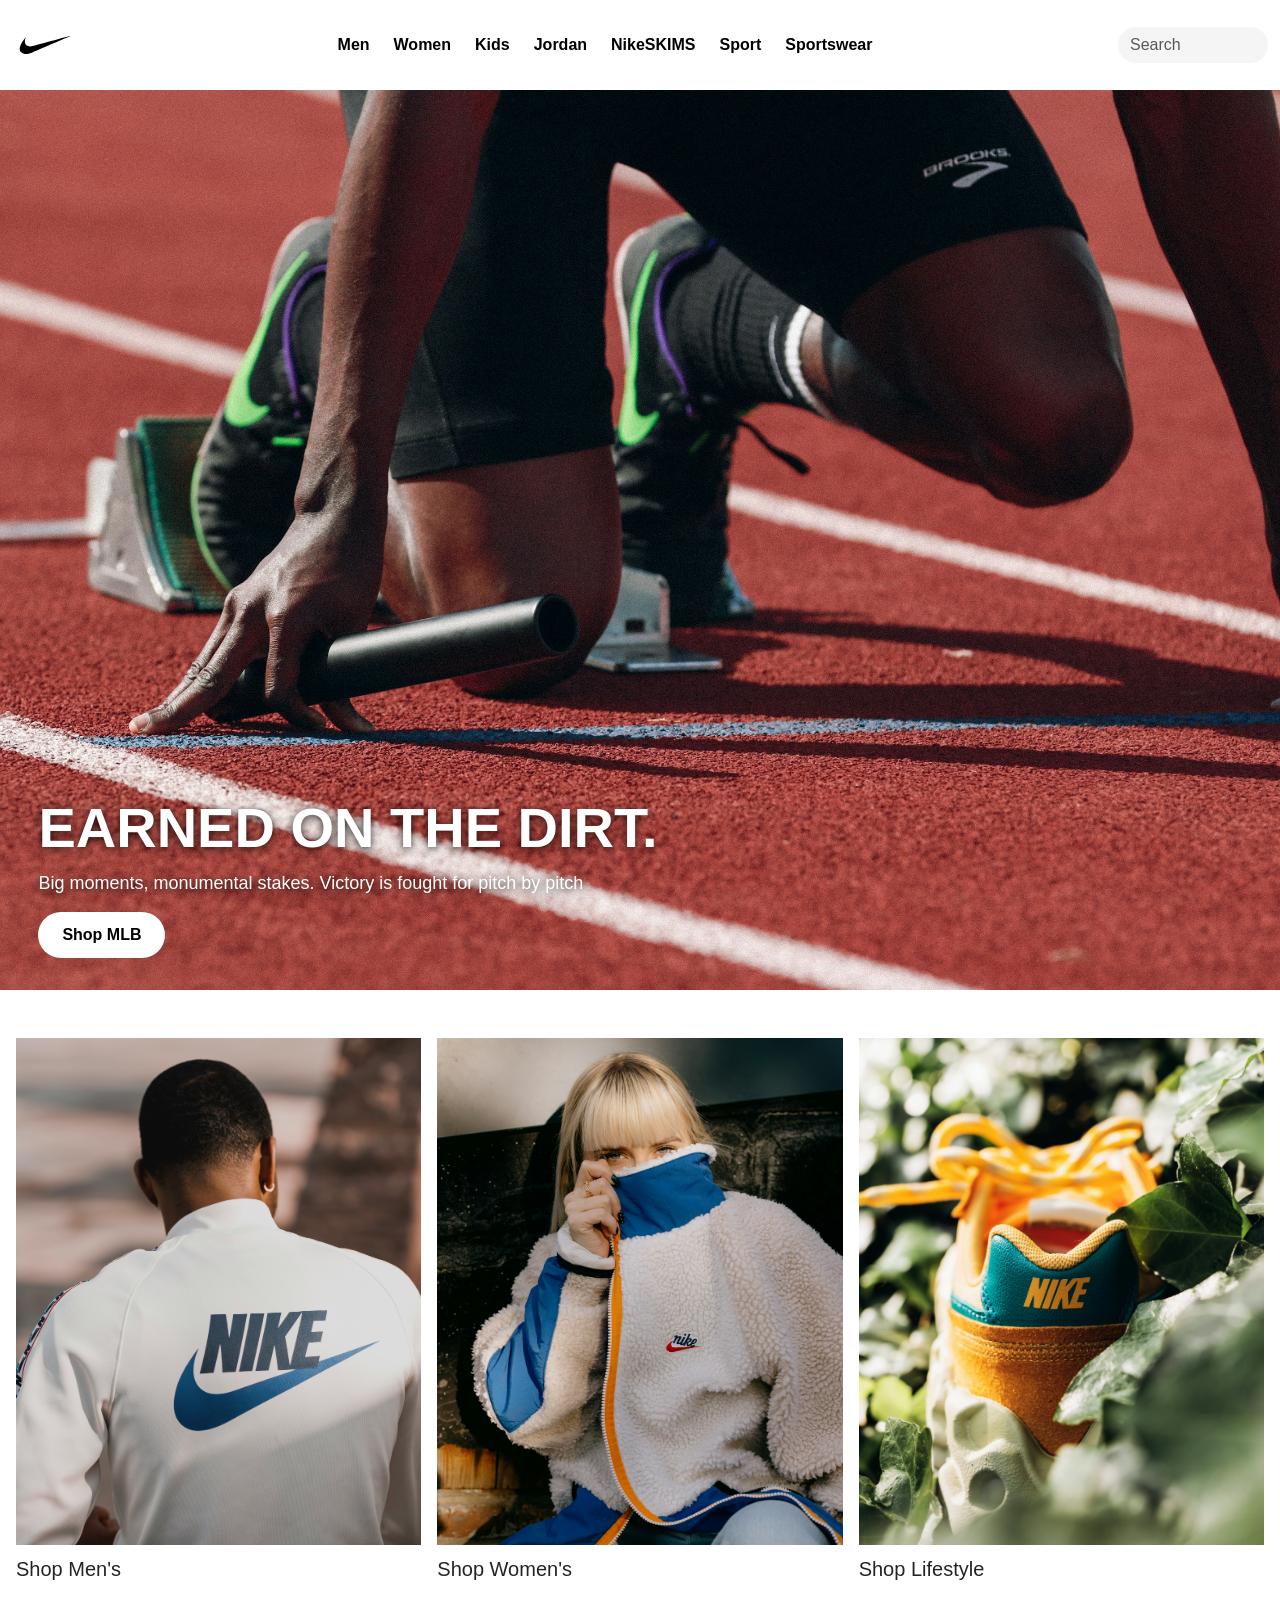
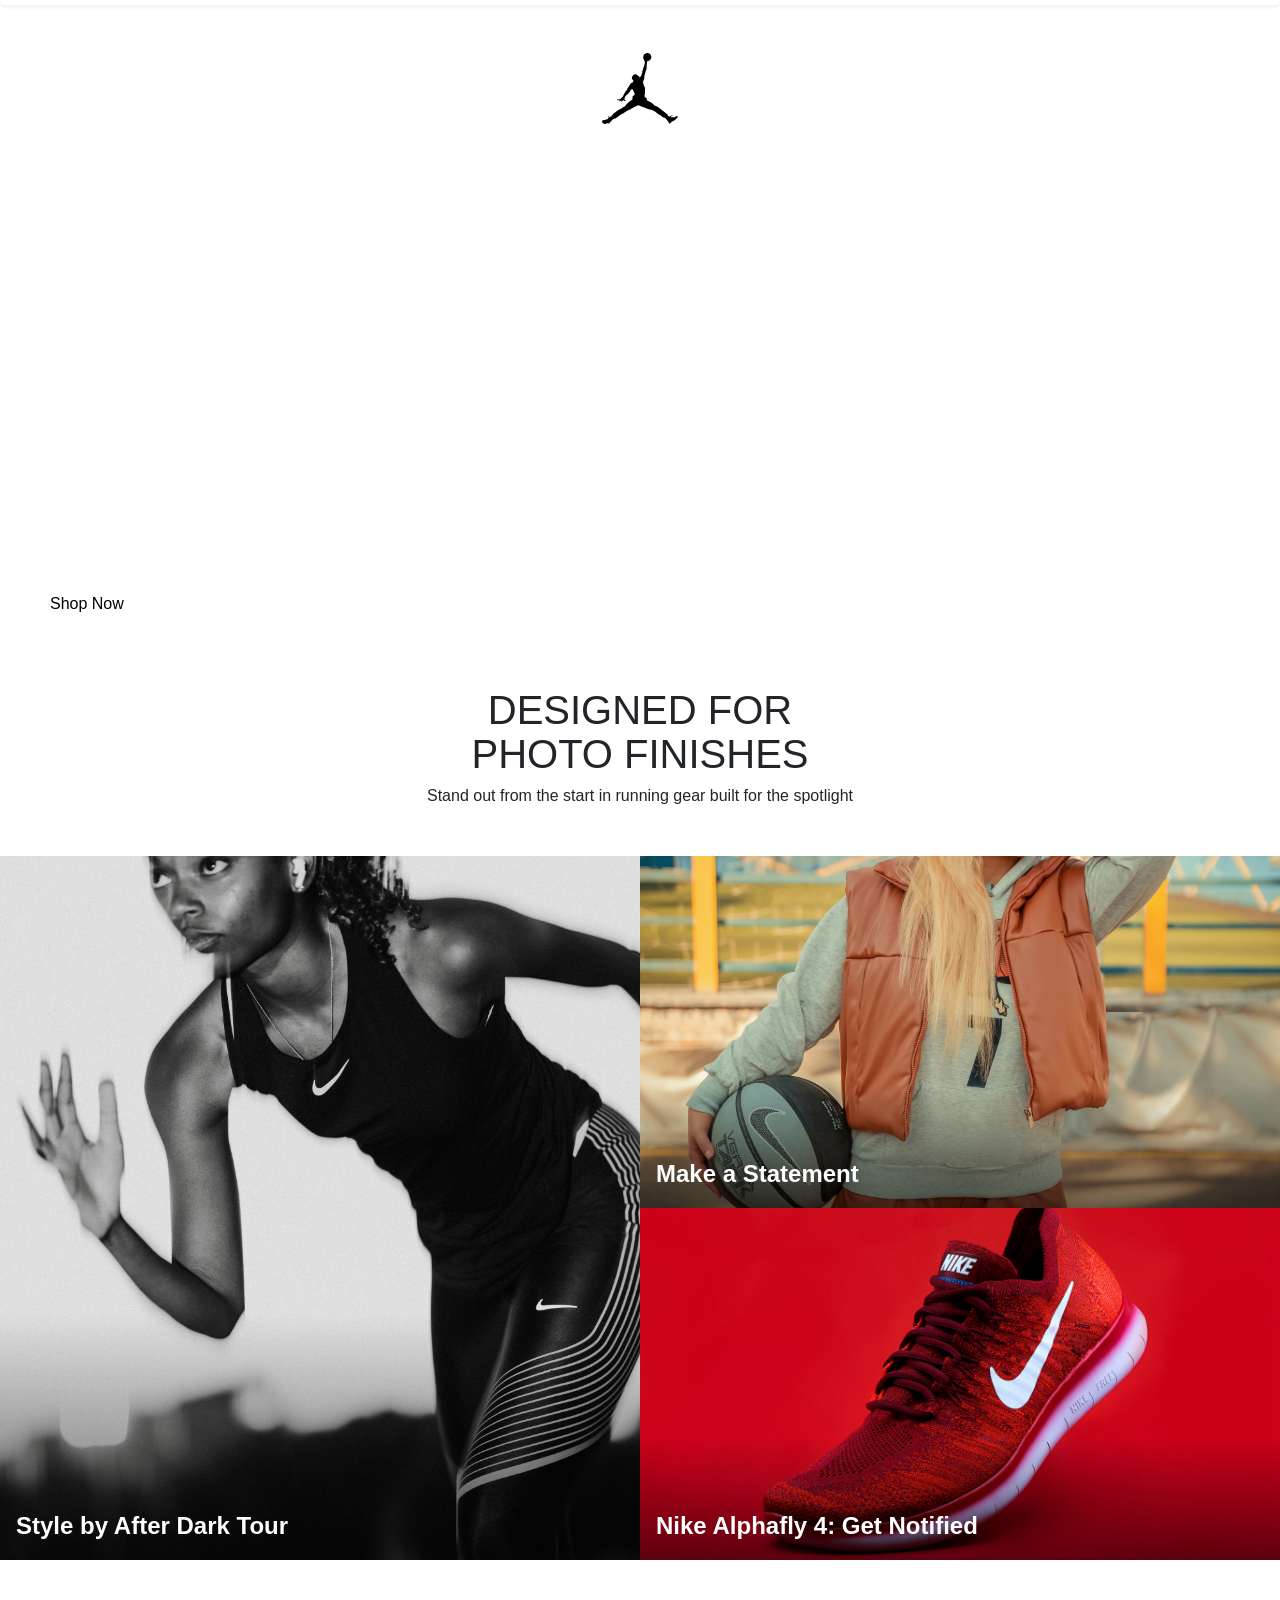
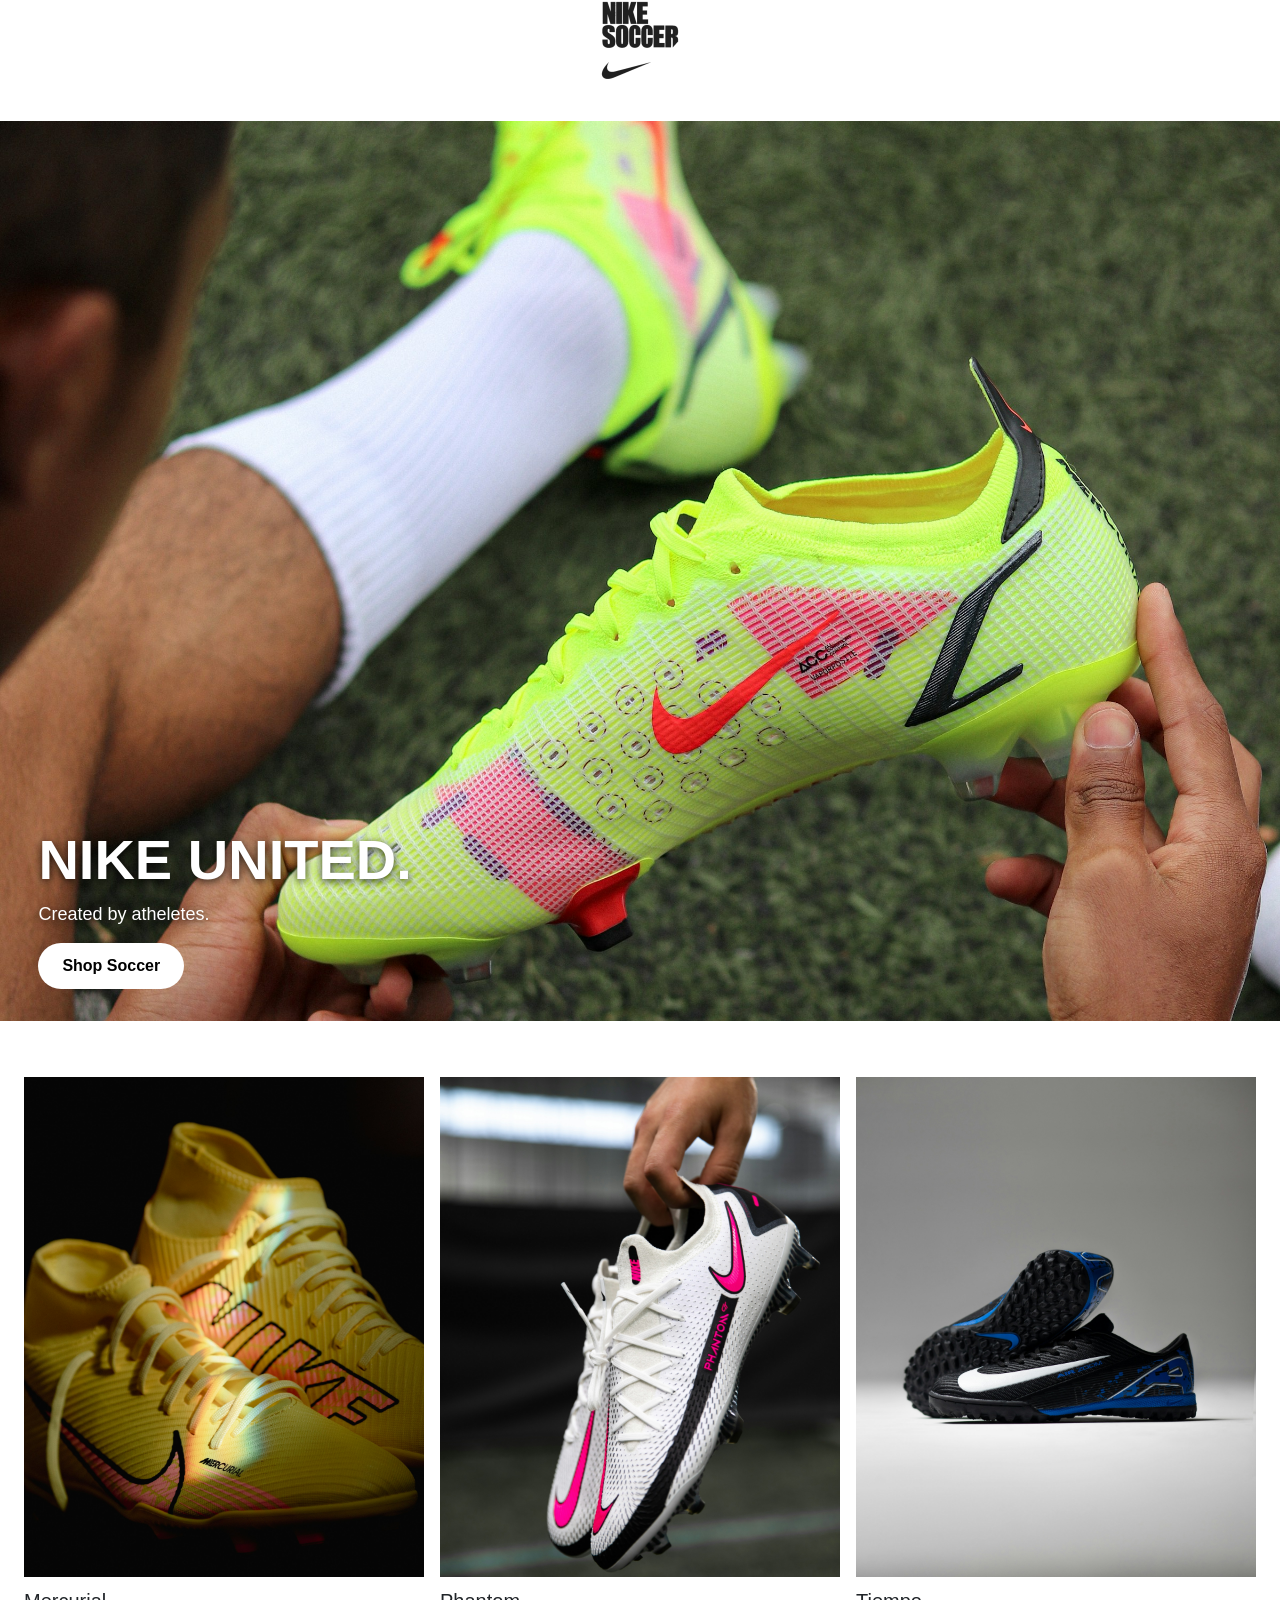
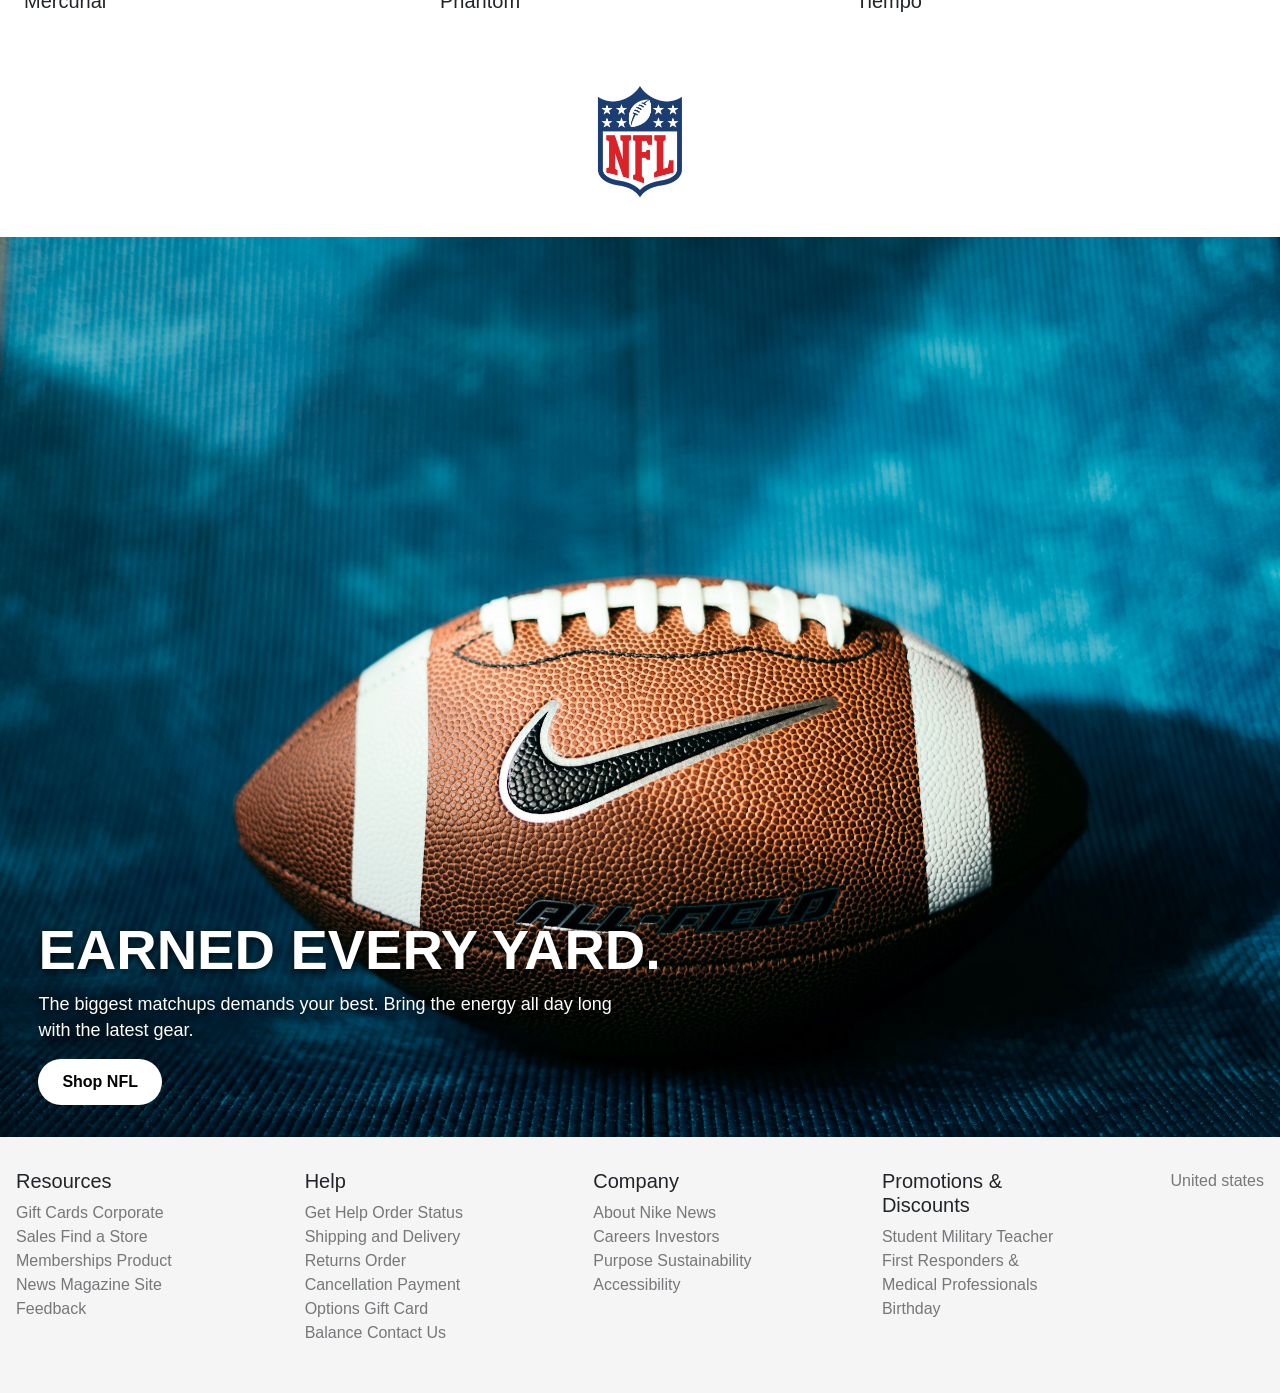
<file: Assignment-2/index.html>
<!DOCTYPE html>
<html lang="en">
<head>
    <meta charset="UTF-8">
    <meta name="viewport" content="width=device-width, initial-scale=1.0">

    <link href="https://cdn.jsdelivr.net/npm/bootstrap@5.3.8/dist/css/bootstrap.min.css"
          rel="stylesheet">

    <link href="mainpage.css" rel="stylesheet">

    <title>Nike</title>
</head>
<body>

    <nav class="navbar navbar-expand-lg navbar-light bg-white">
        <div class="container-fluid navbar-main-div">

            <!-- Left: Nike logo -->
            <a class="navbar-brand" href="#">
                <img src="nike-4-logo-svgrepo-com.svg"
                     alt="Nike logo"
                     id="NavLogo">
            </a>

            <!-- Center: Navigation links -->
            <div class="collapse navbar-collapse"
                 id="navbarSupportedContent">

                <ul class="navbar-nav mx-auto">
                    <li class="nav-item">
                        <a class="nav-link" href="#">Men</a>
                    </li>

                    <li class="nav-item">
                        <a class="nav-link" href="#">Women</a>
                    </li>

                    <li class="nav-item">
                        <a class="nav-link" href="#">Kids</a>
                    </li>

                    <li class="nav-item">
                        <a class="nav-link" href="#">Jordan</a>
                    </li>

                    <li class="nav-item">
                        <a class="nav-link" href="#">NikeSKIMS</a>
                    </li>

                    <li class="nav-item">
                        <a class="nav-link" href="#">Sport</a>
                    </li>

                    <li class="nav-item">
                        <a class="nav-link" href="#">Sportswear</a>
                    </li>
                </ul>

            </div>

            <!-- Right: Search -->
            <form class="search-form" role="search">
                <input class="form-control search-input"
                       type="search"
                       placeholder="Search"
                       aria-label="Search">
            </form>

            <!-- Mobile hamburger -->
            <button class="navbar-toggler ms-2"
                    type="button"
                    data-bs-toggle="collapse"
                    data-bs-target="#navbarSupportedContent"
                    aria-controls="navbarSupportedContent"
                    aria-expanded="false"
                    aria-label="Toggle navigation">

                <span class="navbar-toggler-icon"></span>
            </button>

        </div>
    </nav>

    <!-- first photo/ hero section -->
    <section class="hero-section-main ">
      <div class="hero-content">
        <h1>
            EARNED ON THE DIRT.
        </h1>
        <p>
            Big moments, monumental stakes. Victory is fought for pitch by pitch
        </p>
        <button>
            Shop MLB
        </button>
      </div>
    </section>


    <!-- slider box / carousel -->
    <section aria-label="Featured shopping categories">
        <div class="carousel-container shadow-sm p-3 mb-5 bg-body rounded">
            <div class="featured-card ">
                <img src="shopmens.jpg" alt="Men's collection">
                <h3>Shop Men's</h3>
            </div>

            <div class="featured-card">
                <img src="shopwomen.jpg" alt="Women's collection">
                <h3>Shop Women's</h3>
            </div>

            <div class="featured-card">
                <img src="shoplifestyle.jpg" alt="Nike lifestyle collection">
                <h3>Shop Lifestyle</h3>
            </div>
        </div>
    </section>

    <!-- Jordan logo section -->
    <section class="Jordanlogo">
        <img class="mjimage" src="jordan-2.svg" alt="MJ Logo">
    </section>


    <!-- Video carousel -->    
<section id="nikeVideoSlider"
         class="carousel slide"
         data-bs-ride="carousel
         data-bs-interval="5000">

    <div class="carousel-inner">

        <div class="carousel-item active">
            <!-- First video and its content -->
            <video autoplay muted playsinline loop class="video-carousel">
                <source src="1stclip.mp4" type="video/mp4">
            </video>
            <div class="video-content">
                <h2>LIT UP.</h2>
                <p>BUY THE HARDEST FIT</p>
                <button>Shop Now</button>
            </div>
        </div>

        <div class="carousel-item">
            <!-- Second video and its content -->
            <video autoplay muted playsinline loop class="video-carousel">
                <source src="2ndclip.mp4" type="video/mp4">
            </video>
            <div class="video-content">
                <h2>HYPERNOVA BOOTS.</h2>
                <p>Step into the future of basketball footwear.</p>
                <button>Shop Now</button>
            </div>
        </div>

        <div class="carousel-item">
            <!-- Third video and its content -->
            <video autoplay muted playsinline loop class="video-carousel">
                <source src="3rdclip.mp4" type="video/mp4">
            </video>
            <div class="video-content">
                <h2>TRAIN HARD.</h2>
                <p>GET YOUR MOTIVATION UP.</p>
                <button>Shop Now</button>
            </div>
        </div>

    </div>

    <!-- Previous button -->
    <button class="carousel-control-prev"
        type="button"
        data-bs-target="#nikeVideoSlider"
        data-bs-slide="prev">

    <span class="carousel-control-prev-icon"
          aria-hidden="true"></span>

    <span class="visually-hidden">Previous</span>
    </button>

<!-- Next button -->
    <button class="carousel-control-next"
        type="button"
        data-bs-target="#nikeVideoSlider"
        data-bs-slide="next">

    <span class="carousel-control-next-icon"
          aria-hidden="true"></span>

    <span class="visually-hidden">Next</span>
    </button>

</section>
     
    <!--BLOCK AFTER CAROUSEL-->
    <section>
        <div class="after-vidcarousel">
            <h1>
                 DESIGNED FOR 
                <br>
                PHOTO FINISHES
            </h1>
            <p>Stand out from the start in running gear built for the spotlight</p>
        </div>
    </section>


    <!-- Photo grid -->
    <section class="photo-gridblock" aria-label="Featured Nike stories">
        <article class="photo-grid-card photo-grid-card-large">
            <img src="grid2.jpg" alt="Runner in Nike performance clothing">
            <span class="photo-grid-caption">Style by After Dark Tour</span>
        </article>

        <article class="photo-grid-card">
            <img src="grid1.jpg" alt="Athlete wearing Nike sportswear">
            <span class="photo-grid-caption">Make a Statement</span>
        </article>

        <article class="photo-grid-card">
            <img src="grid3.jpg" alt="Red Nike running shoe">
            <span class="photo-grid-caption">Nike Alphafly 4: Get Notified</span>
        </article>
    </section>

    <!-- Repeated content sections -->

    <section class="Jordanlogo-repeat">
        <img class="mjimage-repeat" src="nikesoccerlogo.png" alt="MJ Logo">
    </section>

    <section class="hero-section-final">
        <div class="hero-content-final">
            <h1>NIKE UNITED.</h1>
            <p>Created by atheletes.</p>
            <button>Shop Soccer</button>
        </div>
    </section>

    <section aria-label="More featured shopping categories">
        <div class="featured-carousel-repeat">
            <div class="featured-card-repeat">
                <img src="shoe1.jpg" alt="Men's collection">
                <h3>Mercurial</h3>
            </div>

            <div class="featured-card-repeat">
                <img src="shoe2.jpg" alt="Women's collection">
                <h3>Phantom</h3>
            </div>

            <div class="featured-card-repeat">
                <img src="shoe3.jpg" alt="Nike lifestyle collection">
                <h3>Tiempo</h3>
            </div>
        </div>
    </section>

    <section class="Jordanlogo-repeat">
        <img class="mjimage-repeat" src="nfllogo.png" alt="MJ Logo">
    </section>

    <section class="hero-section-repeat">
        <div class="hero-content-repeat">
            <h1>EARNED EVERY YARD.</h1>
            <p>The biggest matchups demands your best. Bring the energy all day long with the latest gear.</p>
            <button>Shop NFL</button>
        </div>
    </section>


    <!-- footer section -->
    <div class="footer-section">
        <article class="footer-article">
        <h5 class="footer-column">Resources</h5>
        <p>Gift Cards Corporate Sales Find a Store Memberships Product News Magazine Site Feedback</p>
        </article>

        <article class="footer-article">
        <h5 class="footer-column">Help</h5>
         <p>Get Help Order Status Shipping and Delivery Returns Order Cancellation Payment Options Gift Card Balance Contact Us</p>
        </article>

        <article class="footer-article">
        <h5 class="footer-column">Company</h5>
         <p>About Nike News Careers Investors Purpose Sustainability Accessibility</p>
        </article>

        <article class="footer-article">
        <h5 class="footer-column">Promotions & Discounts</h5>
         <p>Student Military Teacher First Responders & Medical Professionals Birthday</p>
        </article>

        <article class="footer-article">
        <p class="footer-column">United states</p>
        </article>
    </div>



    <!-- Required for Bootstrap's hamburger/collapse functionality -->
    <script src="https://cdn.jsdelivr.net/npm/bootstrap@5.3.8/dist/js/bootstrap.bundle.min.js" defer></script>

</body>
</html>
</file>
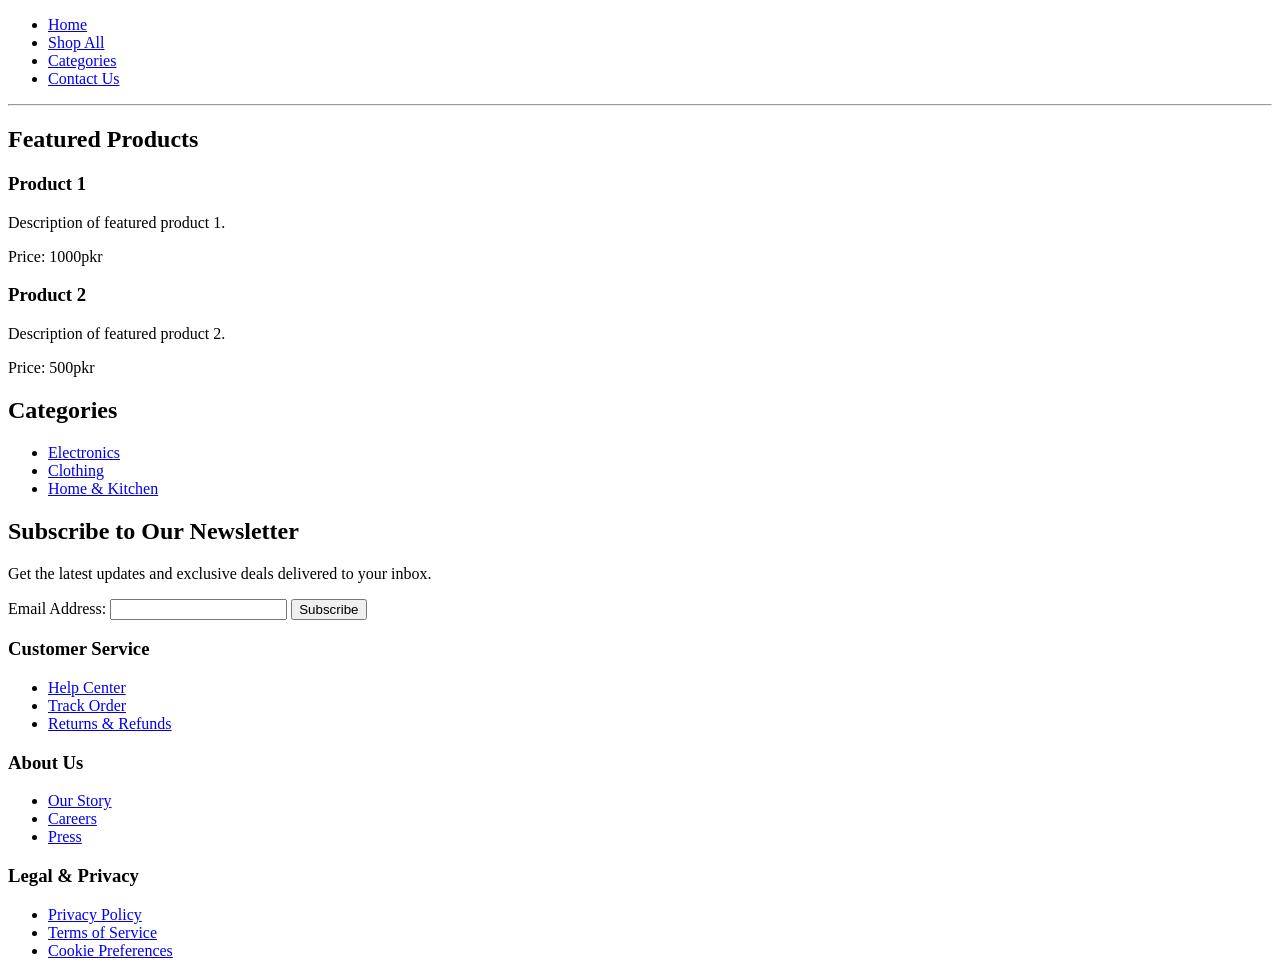
<file: LabTask1/index.html>
<!DOCTYPE html>
<html lang="en">
<head>
    <meta charset="UTF-8">
    <meta name="viewport" content="width=device-width, initial-scale=1.0">
    <title>E-COMMERCE STORE</title>
</head>
<body>

    <!--Header Section-->
    <header>
        <nav>
            <ul>
                <li><a href="#home">Home</a></li>
                <li><a href="#shop">Shop All</a></li>
                <li><a href="#categories">Categories</a></li>
                <li><a href="#contact">Contact Us</a></li>
            </ul>
        </nav>
    </header>

    <hr>

    <!--Main Content-->
    <main>
        <section id="featured-products">
            <h2>Featured Products</h2>
            <article>
                <h3>Product 1</h3>
                <p>Description of featured product 1.</p>
                <p>Price: 1000pkr</p>
            </article>
            <article>
                <h3>Product 2</h3>
                <p>Description of featured product 2.</p>
                <p>Price: 500pkr</p>
            </article>
        </section>

        <section id="categories">
            <h2>Categories</h2>
            <ul>
                <li><a href="#electronics">Electronics</a></li>
                <li><a href="#clothing">Clothing</a></li>
                <li><a href="#home">Home & Kitchen</a></li>
            </ul>
        </section>

        <section id="newsletter-signup">
            <h2>Subscribe to Our Newsletter</h2>
            <p>Get the latest updates and exclusive deals delivered to your inbox.</p>
            <form action="#" method="post">
                <label for="email">Email Address:</label>
                <input type="email" id="email" name="email" required>
                <button type="submit">Subscribe</button>
            </form>
        </section>

        <!--footer section-->
    <footer>
        <div>
            <h3>Customer Service</h3>
            <ul>
                <li><a href="#">Help Center</a></li>
                <li><a href="#">Track Order</a></li>
                <li><a href="#">Returns & Refunds</a></li>
            </ul>
        </div>

        <div>
            <h3>About Us</h3>
            <ul>
                <li><a href="#">Our Story</a></li>
                <li><a href="#">Careers</a></li>
                <li><a href="#">Press</a></li>
            </ul>
        </div>

        <div>
            <h3>Legal & Privacy</h3>
            <ul>
                <li><a href="#">Privacy Policy</a></li>
                <li><a href="#">Terms of Service</a></li>
                <li><a href="#">Cookie Preferences</a></li>
            </ul>
        </div>
    </footer>

    </main>
</body>
</html>
</file>
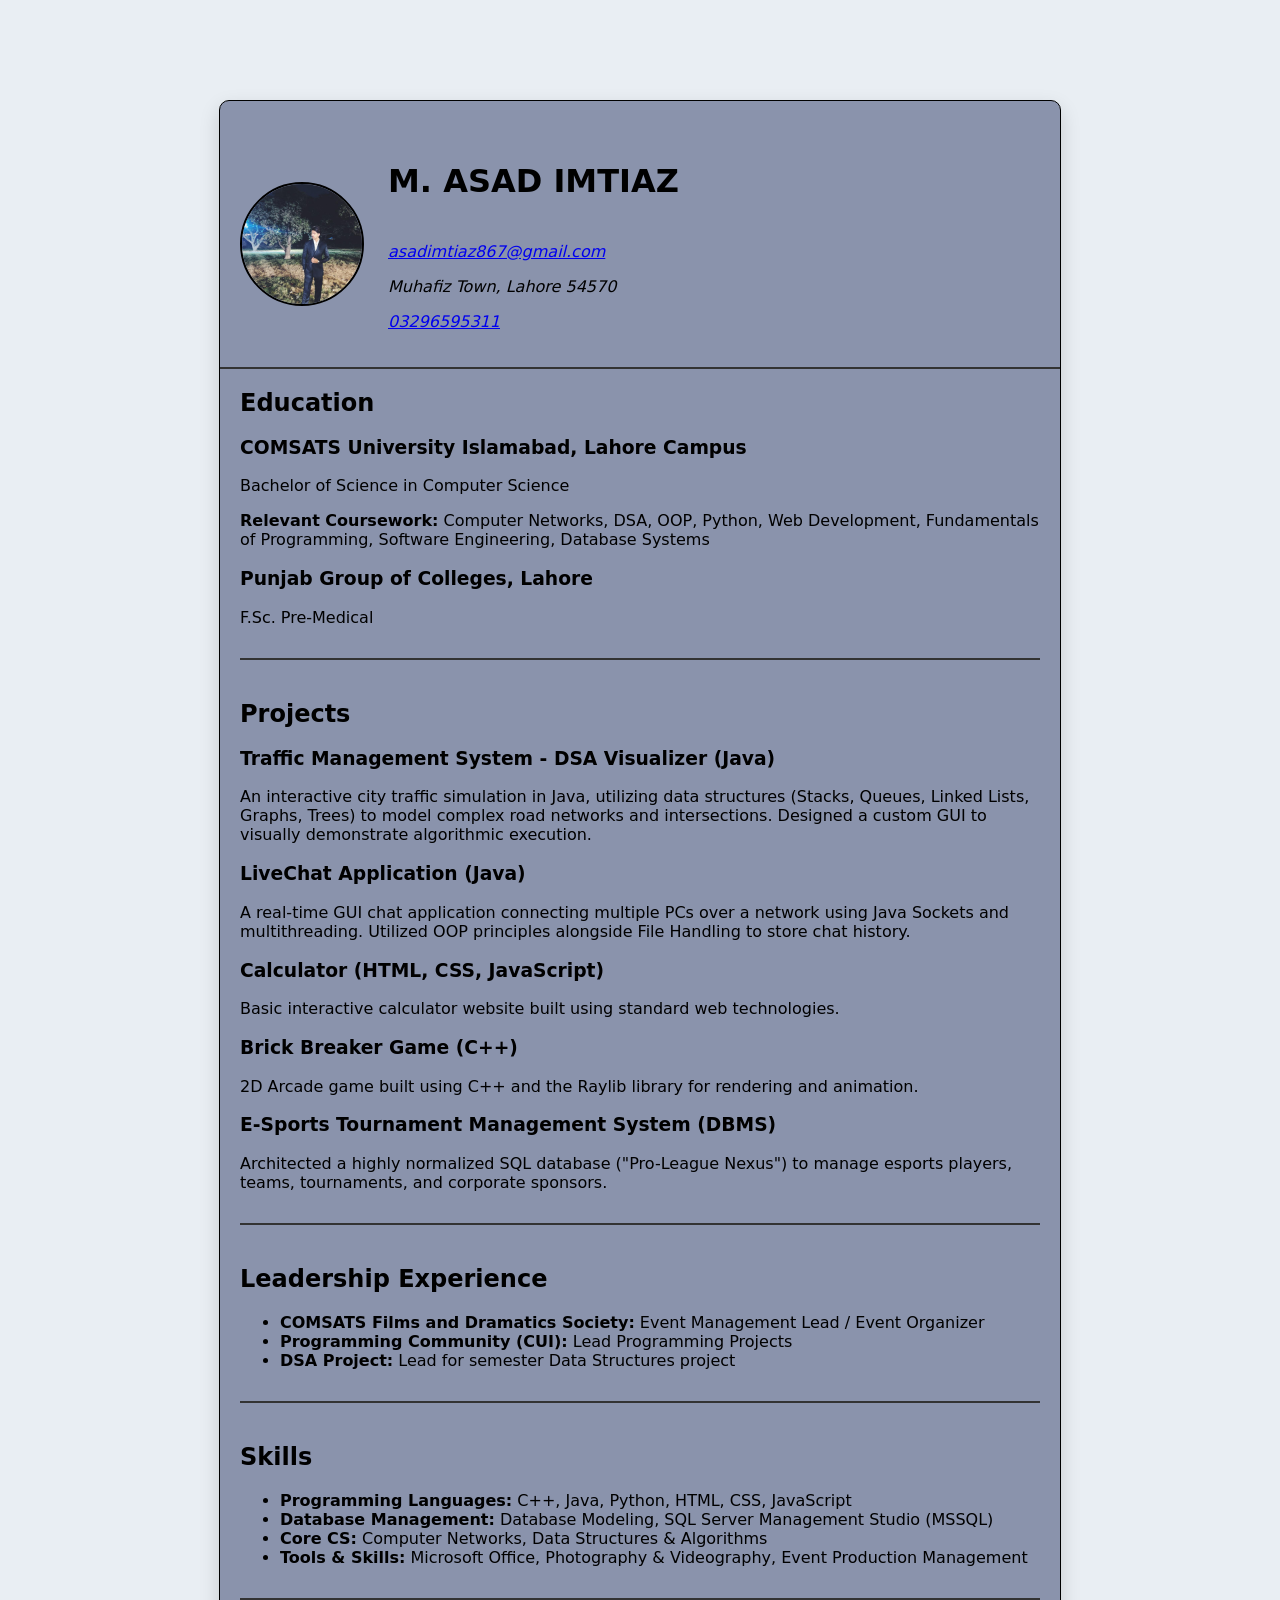
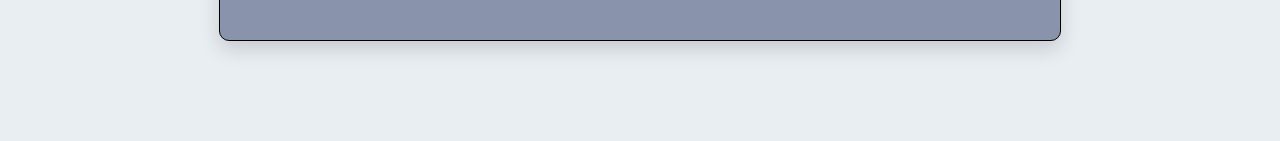
<file: plain-html.html>
<!DOCTYPE html>
<html lang="en">
<head>
    <meta charset="UTF-8">
    <meta name="viewport" content="width=device-width, initial-scale=1.0">
    <link rel="stylesheet" href="styles.css">
    <title>M. Asad Imtiaz - Resume</title>
</head>
<body>

    <main class="resume-container">
        
       
        <header class="resume-header">
             <img src="pfp.jpeg" class="profile-pic">

        <div class="header-text">
            <h1>M. ASAD IMTIAZ</h1>
            <address class="contact-info">
                <p><a href="mailto:asadimtiaz867@gmail.com">asadimtiaz867@gmail.com</a></p>
                <p>Muhafiz Town, Lahore 54570</p>
                <p><a href="tel:03296595311">03296595311</a></p>
            </address>
        </div>
        </header>

        
        <section class="resume-section education-section">
            <h2>Education</h2>
            <article class="resume-item e1">
                <h3>COMSATS University Islamabad, Lahore Campus</h3>
                <p class="sub-heading">Bachelor of Science in Computer Science</p>
                <p><strong>Relevant Coursework:</strong> Computer Networks, DSA, OOP, Python, Web Development, Fundamentals of Programming, Software Engineering, Database Systems</p>
            </article>

            <article class="resume-item e2">
                <h3>Punjab Group of Colleges, Lahore</h3>
                <p class="sub-heading">F.Sc. Pre-Medical</p>
            </article>
        </section>

        
        <section class="resume-section project-section">
            <h2>Projects</h2>
            
            <article class="resume-item p1">
                <h3>Traffic Management System - DSA Visualizer <span>(Java)</span></h3>
                <p>An interactive city traffic simulation in Java, utilizing data structures (Stacks, Queues, Linked Lists, Graphs, Trees) to model complex road networks and intersections. Designed a custom GUI to visually demonstrate algorithmic execution.</p>
            </article>

            <article class="resume-item p2">
                <h3>LiveChat Application <span>(Java)</span></h3>
                <p>A real-time GUI chat application connecting multiple PCs over a network using Java Sockets and multithreading. Utilized OOP principles alongside File Handling to store chat history.</p>
            </article>

            <article class="resume-item p3">
                <h3>Calculator <span>(HTML, CSS, JavaScript)</span></h3>
                <p>Basic interactive calculator website built using standard web technologies.</p>
            </article>

            <article class="resume-item p4">
                <h3>Brick Breaker Game <span>(C++)</span></h3>
                <p>2D Arcade game built using C++ and the Raylib library for rendering and animation.</p>
            </article>

            <article class="resume-item p5">
                <h3>E-Sports Tournament Management System <span>(DBMS)</span></h3>
                <p>Architected a highly normalized SQL database ("Pro-League Nexus") to manage esports players, teams, tournaments, and corporate sponsors.</p>
            </article>
        </section>

        
        <section class="resume-section exp-section">
            <h2>Leadership Experience</h2>
            <ul>
                <li><strong>COMSATS Films and Dramatics Society:</strong> Event Management Lead / Event Organizer</li>
                <li><strong>Programming Community (CUI):</strong> Lead Programming Projects</li>
                <li><strong>DSA Project:</strong> Lead for semester Data Structures project</li>
            </ul>
        </section>

        
        <section class="resume-section skills-section">
            <h2>Skills</h2>
            <ul class="skills-list">
                <li><strong>Programming Languages:</strong> C++, Java, Python, HTML, CSS, JavaScript</li>
                <li><strong>Database Management:</strong> Database Modeling, SQL Server Management Studio (MSSQL)</li>
                <li><strong>Core CS:</strong> Computer Networks, Data Structures & Algorithms</li>
                <li><strong>Tools & Skills:</strong> Microsoft Office, Photography & Videography, Event Production Management</li>
            </ul>
        </section>
    </main>

   
</body>
</html>
</file>
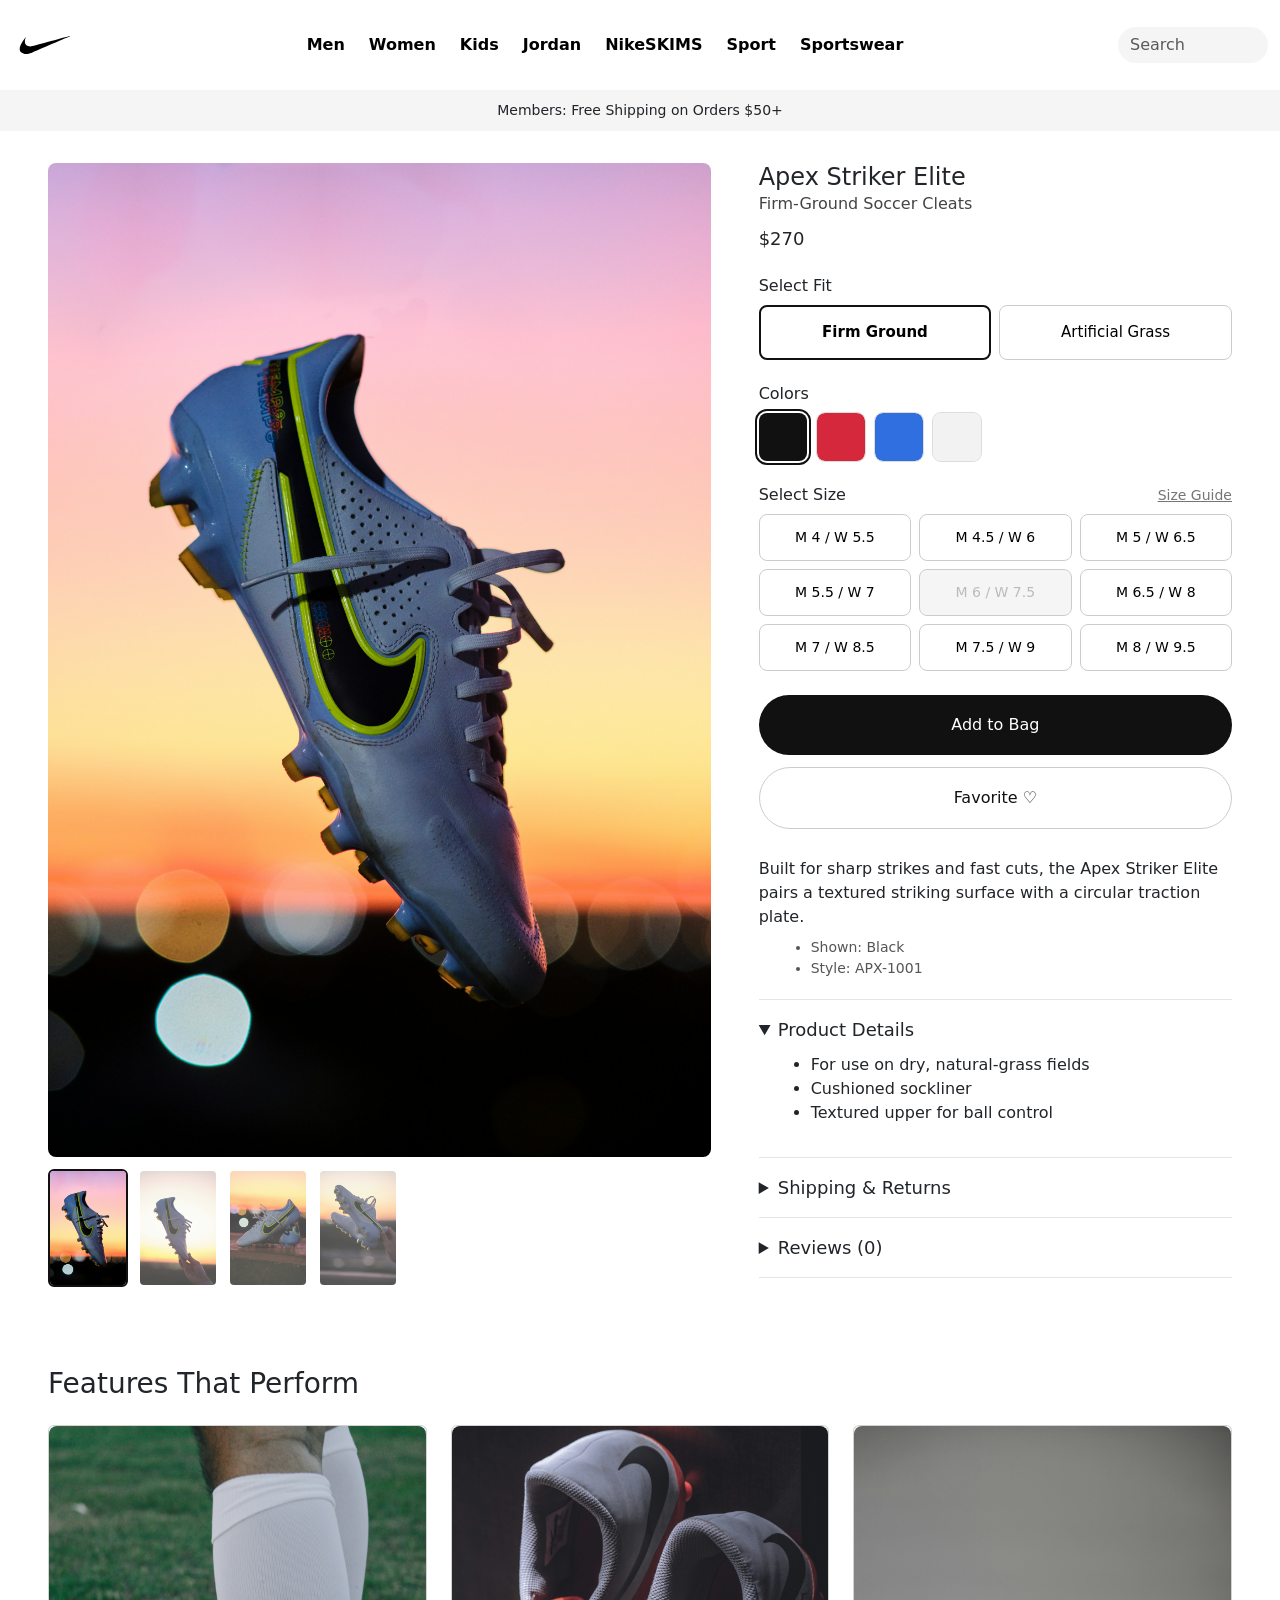
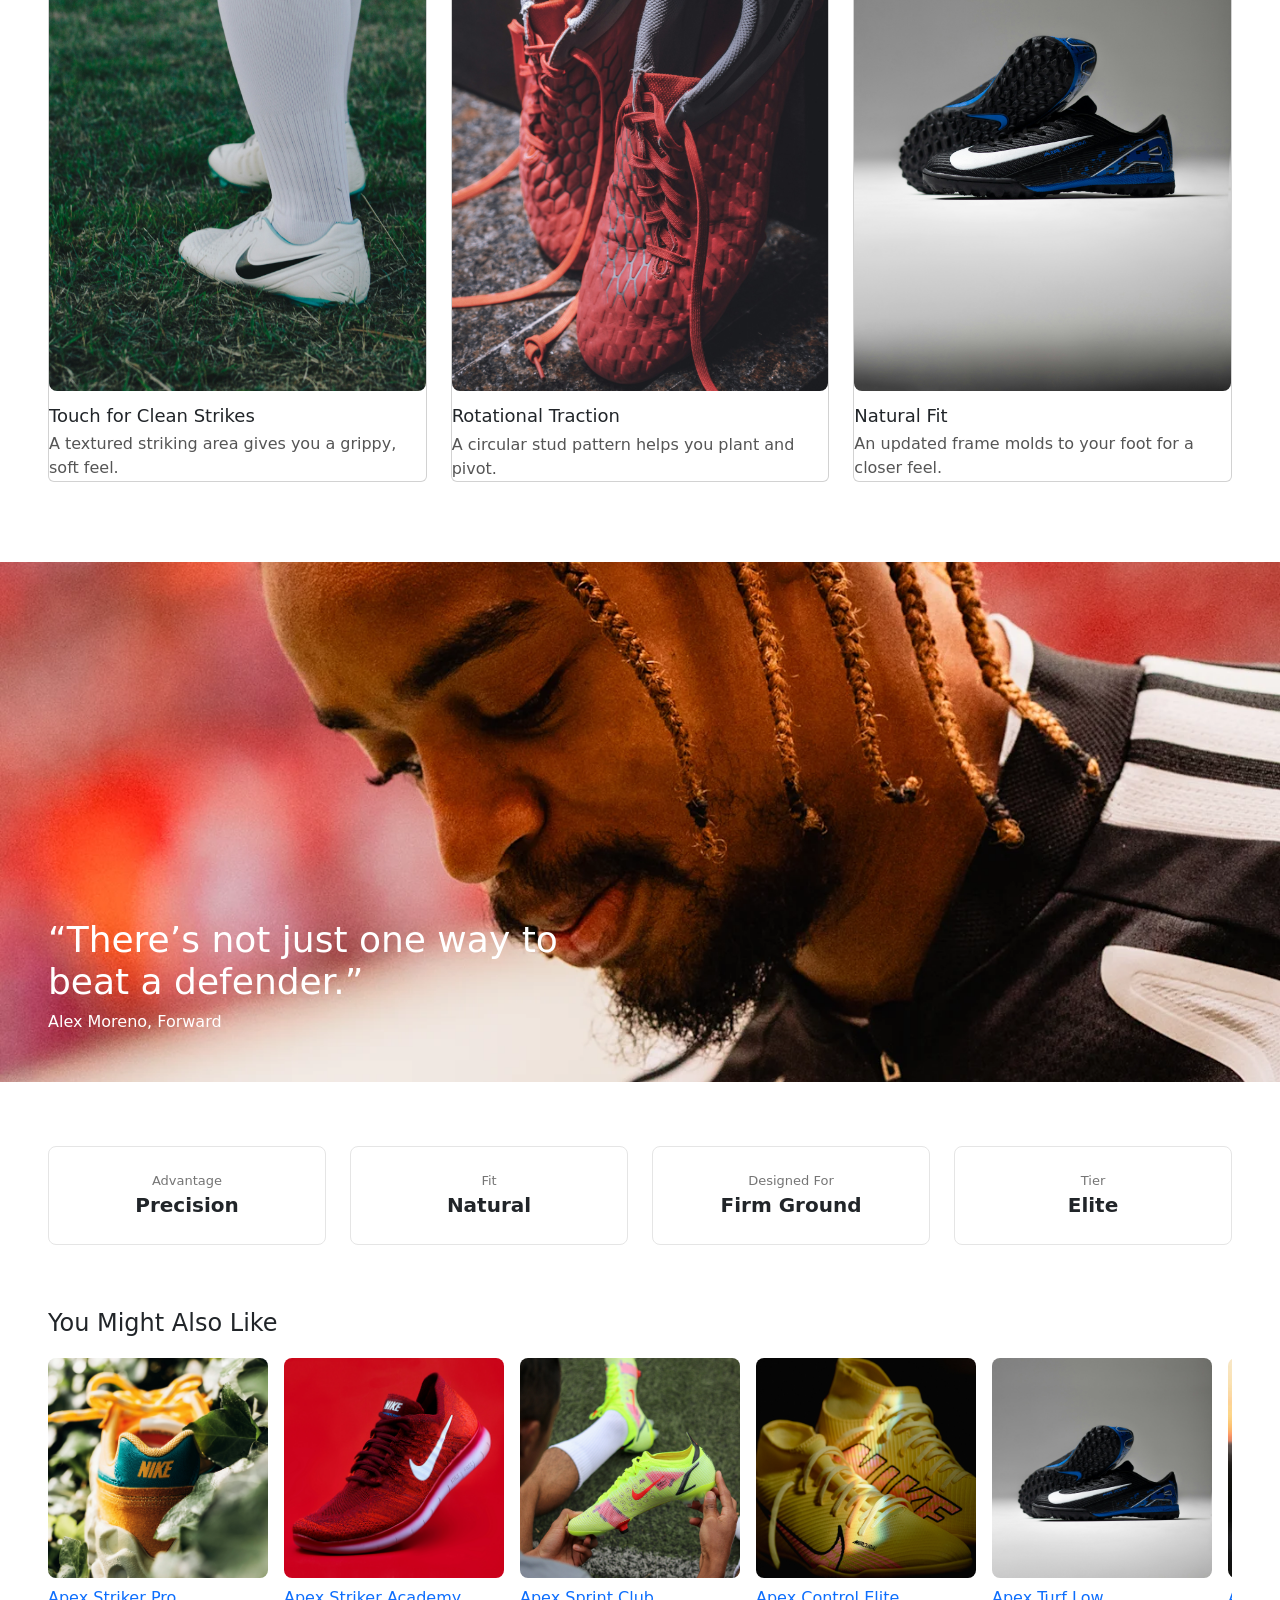
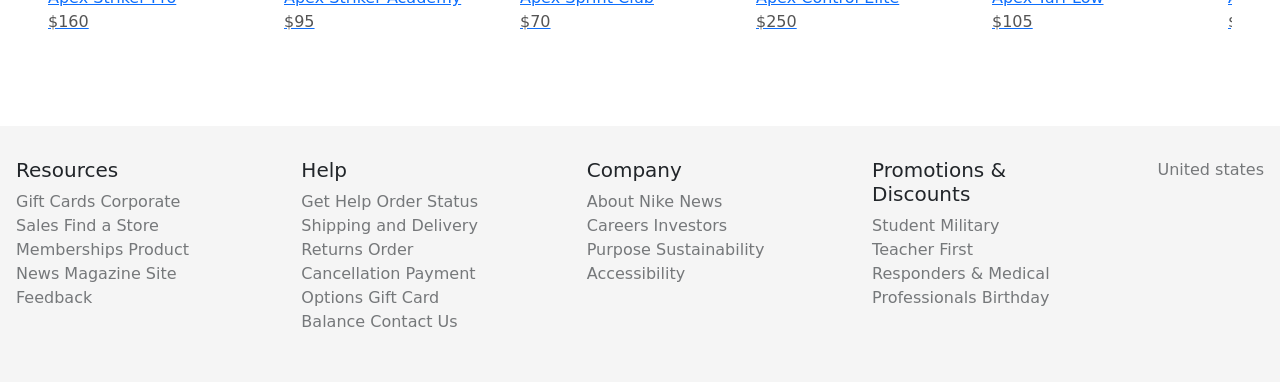
<file: Assignment-2/product.html>
<!DOCTYPE html>
<html lang="en">
<head>
    <meta charset="UTF-8">
    <meta name="viewport" content="width=device-width, initial-scale=1.0">
    <link href="https://cdn.jsdelivr.net/npm/bootstrap@5.3.8/dist/css/bootstrap.min.css"
          rel="stylesheet">
    <link href="productstyles.css" rel="stylesheet">
    <title>Soccer Shoes</title>
</head>
<body>

    <nav class="navbar navbar-expand-lg navbar-light bg-white">
        <div class="container-fluid navbar-main-div">

            <!-- Left: Nike logo -->
            <a class="navbar-brand" href="#">
                <img src="nike-4-logo-svgrepo-com.svg"
                     alt="Nike logo"
                     id="NavLogo">
            </a>

            <!-- Center: Navigation links -->
            <div class="collapse navbar-collapse"
                 id="navbarSupportedContent">

                <ul class="navbar-nav mx-auto">
                    <li class="nav-item">
                        <a class="nav-link" href="#">Men</a>
                    </li>

                    <li class="nav-item">
                        <a class="nav-link" href="#">Women</a>
                    </li>

                    <li class="nav-item">
                        <a class="nav-link" href="#">Kids</a>
                    </li>

                    <li class="nav-item">
                        <a class="nav-link" href="#">Jordan</a>
                    </li>

                    <li class="nav-item">
                        <a class="nav-link" href="#">NikeSKIMS</a>
                    </li>

                    <li class="nav-item">
                        <a class="nav-link" href="#">Sport</a>
                    </li>

                    <li class="nav-item">
                        <a class="nav-link" href="#">Sportswear</a>
                    </li>
                </ul>

            </div>

            <!-- Right: Search -->
            <form class="search-form" role="search">
                <input class="form-control search-input"
                       type="search"
                       placeholder="Search"
                       aria-label="Search">
            </form>

            <!-- Mobile hamburger -->
            <button class="navbar-toggler ms-2"
                    type="button"
                    data-bs-toggle="collapse"
                    data-bs-target="#navbarSupportedContent"
                    aria-controls="navbarSupportedContent"
                    aria-expanded="false"
                    aria-label="Toggle navigation">

                <span class="navbar-toggler-icon"></span>
            </button>

        </div>
    </nav>

    <div class="promo">Members: Free Shipping on Orders $50+</div>
 
  <!-- PRODUCT SECTION (two columns)-->
  <main class="product">
 
    <!-- LEFT: gallery -->
    <section class="gallery">
      <img id="main-image" src="cleatview1.jpg" alt="Apex Striker Elite cleat, side view">
      <div class="thumbs">
        <img class="thumb active" src="cleatview1.jpg" data-full="" alt="View 1">
        <img class="thumb" src="cleatview2.jpg" data-full="https://placehold.co/800x800/dddddd/111111?text=Cleat+View+2" alt="View 2">
        <img class="thumb" src="cleatview3.jpg" data-full="https://placehold.co/800x800/cccccc/111111?text=Cleat+View+3" alt="View 3">
        <img class="thumb" src="cleatview4.jpg" data-full="https://placehold.co/800x800/bbbbbb/111111?text=Cleat+View+4" alt="View 4">
      </div>
    </section>
 
    <!-- RIGHT: info panel (sticky) -->

    <section class="info">
      <h1>Apex Striker Elite</h1>
      <h2>Firm-Ground Soccer Cleats</h2>
      <p class="price">$270</p>
 
      <!-- Fit toggle -->
      <h3>Select Fit</h3>

      <div class="toggle-group" id="fit-group">

        <button class="toggle selected">Firm Ground</button>
        <button class="toggle">Artificial Grass</button>
      </div>
 
      <!-- Color switches -->

      <h3>Colors</h3>
      <div class="swatches" id="color-group">
        <button class="swatch selected" style="background:#111" aria-label="Black"></button>

        <button class="swatch" style="background:#d6283c" aria-label="Crimson"></button>
        
        <button class="swatch" style="background:#2f6fe0" aria-label="Blue"></button>
        
        <button class="swatch" style="background:#f2f2f2" aria-label="White"></button>
      </div>
 
      <!-- Size grid -->

      <div class="size-header">
        <h3>Select Size</h3>
        <a href="">Size Guide</a>
      </div>
      <div class="sizes" id="size-group">
        <button class="size">M 4 / W 5.5</button>
        <button class="size">M 4.5 / W 6</button>
        <button class="size">M 5 / W 6.5</button>
        <button class="size">M 5.5 / W 7</button>
        <button class="size" disabled>M 6 / W 7.5</button>
        <button class="size">M 6.5 / W 8</button>
        <button class="size">M 7 / W 8.5</button>
        <button class="size">M 7.5 / W 9</button>
        <button class="size">M 8 / W 9.5</button>
      </div>

      <p id="size-error" class="error" hidden>Please select a size.</p>
 
      <button class="btn-primary" id="add-to-bag">Add to Bag</button>
      <button class="btn-secondary">Favorite &#9825;</button>
 
      <p class="blurb">
        Built for sharp strikes and fast cuts, the Apex Striker Elite pairs a
        textured striking surface with a circular traction plate.
      </p>
      <ul class="meta">
        <li>Shown: Black</li>
        <li>Style: APX-1001</li>
      </ul>
 

      <!-- Collapsible sections -->

      <details open>
        <summary>Product Details</summary>
        <ul>
          <li>For use on dry, natural-grass fields</li>
          <li>Cushioned sockliner</li>
          <li>Textured upper for ball control</li>
        </ul>
      </details>
      <details>
        <summary>Shipping &amp; Returns</summary>
        <p>Free standard shipping on orders $50+ and free 60-day returns for members.</p>
      </details>
      <details>
        <summary>Reviews (0)</summary>
        <p>No reviews yet. Be the first to review this product.</p>
      </details>
    </section>
  </main>
 
  <!--FEATURE CARDS -->

  <section class="features">
    <h2>Features That Perform</h2>
    <div class="cards">
      <article class="card">
        <img src="feature1.jpg" alt="">
        <h3>Touch for Clean Strikes</h3>
        <p>A textured striking area gives you a grippy, soft feel.</p>
      </article>
      <article class="card">
        <img src="feature2.jpg" alt="">
        <h3>Rotational Traction</h3>
        <p>A circular stud pattern helps you plant and pivot.</p>
      </article>
      <article class="card">
        <img src="shoe3.jpg" alt="">
        <h3>Natural Fit</h3>
        <p>An updated frame molds to your foot for a closer feel.</p>
      </article>
    </div>
  </section>
 
  <!-- ============ STEP 6: QUOTE BANNER ============ -->
  <section class="banner">
    <img src="barcola.webp" alt="">
    <div class="banner-text">
      <h2>&ldquo;There&rsquo;s not just one way to beat a defender.&rdquo;</h2>
      <p>Alex Moreno, Forward</p>
    </div>
  </section>
 
  <!-- STEP 7: SPEC ROW  -->

  <section class="specs">
    <div><span>Advantage</span><strong>Precision</strong></div>
    <div><span>Fit</span><strong>Natural</strong></div>
    <div><span>Designed For</span><strong>Firm Ground</strong></div>
    <div><span>Tier</span><strong>Elite</strong></div>
  </section>
 
  <!-- Last CAROUSEL -->
  <section class="carousel-section">
    <h2>You Might Also Like</h2>
    <div class="carousel">
      <a class="mini" href="#"><img src="shoplifestyle.jpg" alt=""><p>Apex Striker Pro</p><span>$160</span></a>
      <a class="mini" href="#"><img src="grid3.jpg" alt=""><p>Apex Striker Academy</p><span>$95</span></a>
      <a class="mini" href="#"><img src="nikesoccerimg.jpg" alt=""><p>Apex Sprint Club</p><span>$70</span></a>
      <a class="mini" href="#"><img src="shoe1.jpg" alt=""><p>Apex Control Elite</p><span>$250</span></a>
      <a class="mini" href="#"><img src="shoe3.jpg" alt=""><p>Apex Turf Low</p><span>$105</span></a>
      <a class="mini" href="#"><img src="cleatview4.jpg" alt=""><p>Apex Indoor Club</p><span>$60</span></a>
    </div>
  </section>
 
  <!-- footer section -->
  <div class="footer-section">
    <article class="footer-article">
      <h5 class="footer-column">Resources</h5>
      <p>Gift Cards Corporate Sales Find a Store Memberships Product News Magazine Site Feedback</p>
    </article>

    <article class="footer-article">
      <h5 class="footer-column">Help</h5>
      <p>Get Help Order Status Shipping and Delivery Returns Order Cancellation Payment Options Gift Card Balance Contact Us</p>
    </article>

    <article class="footer-article">
      <h5 class="footer-column">Company</h5>
      <p>About Nike News Careers Investors Purpose Sustainability Accessibility</p>
    </article>

    <article class="footer-article">
      <h5 class="footer-column">Promotions & Discounts</h5>
      <p>Student Military Teacher First Responders & Medical Professionals Birthday</p>
    </article>

    <article class="footer-article">
      <p class="footer-column">United states</p>
    </article>
  </div>


    <script src="https://cdn.jsdelivr.net/npm/bootstrap@5.3.8/dist/js/bootstrap.bundle.min.js" defer></script>
</body>
</html>
</file>
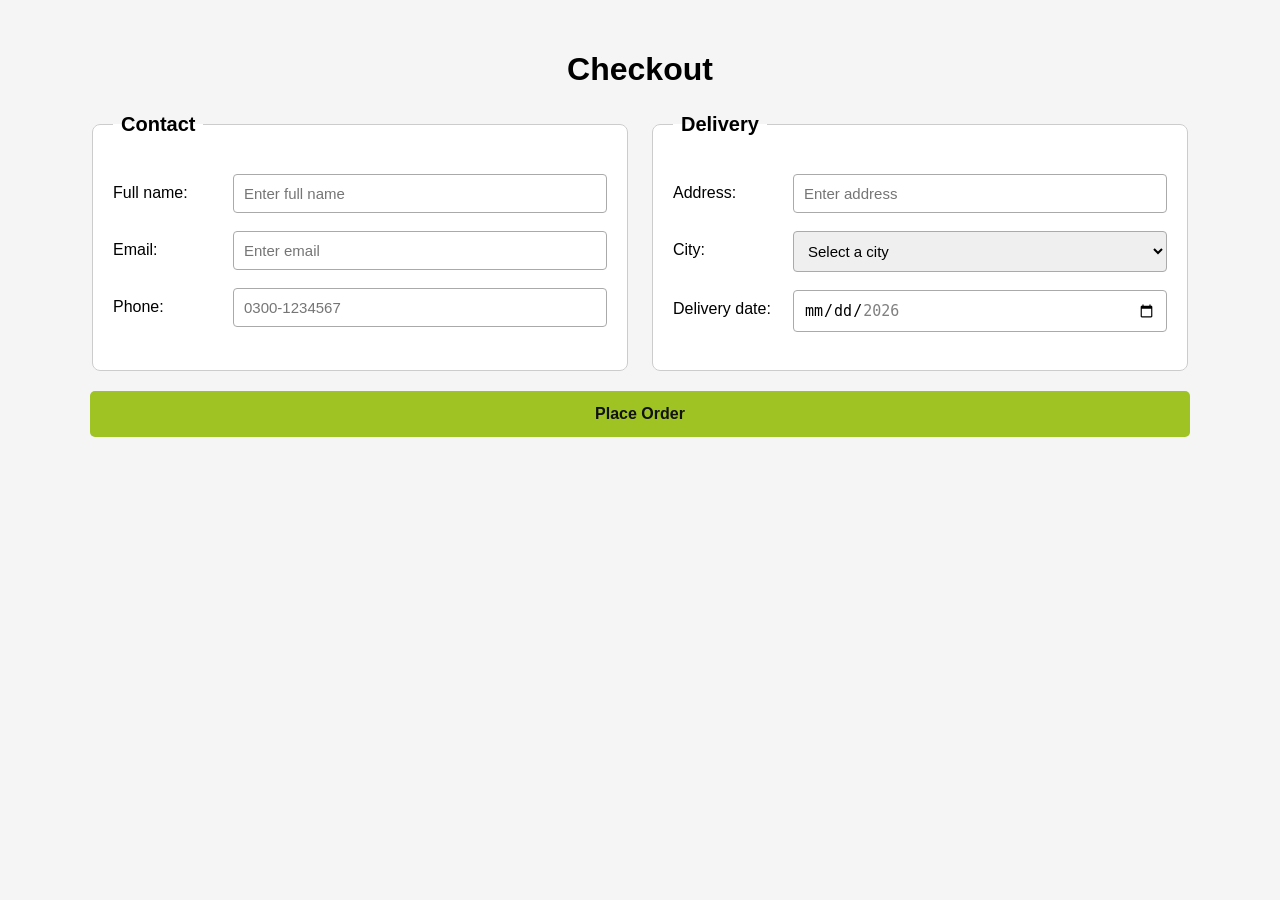
<file: Midterm-Exam/checkout.html>
<!DOCTYPE html>
<html lang="en">
<head>
    <meta charset="UTF-8">
    <meta name="viewport" content="width=device-width, initial-scale=1.0">

    <title>Checkout</title>

    <style>
        /* Exam values */
        :root {
            --accent: hsl(74, 70%, 45%);
        }

        * {
            box-sizing: border-box;
        }

        body {
            font-family: Arial, sans-serif;
            margin: 0;
            padding: 30px;
            background-color: #f5f5f5;
        }

        h1 {
            text-align: center;
        }

        form {
            max-width: 1100px;
            margin: 25px auto;
            display: grid;
            grid-template-columns: 1fr 1fr;
            gap: 20px;
        }

        fieldset {
            background-color: white;
            border: 1px solid #ccc;
            border-radius: 8px;
            padding: 20px;
            min-width: 0;
        }

        legend {
            font-size: 20px;
            font-weight: bold;
            padding: 0 8px;
        }

        /* Labels on the left, inputs on the right */
        .field {
            display: grid;
            grid-template-columns: 110px 1fr;
            gap: 10px;
            align-items: start;
            margin: 18px 0;
        }

        label {
            padding-top: 10px;
        }

        input,
        select {
            width: 100%;
            padding: 10px;
            font-size: 15px;
            border: 1px solid #aaa;
            border-radius: 4px;
        }

        input:focus,
        select:focus {
            outline: 2px solid var(--accent);
            border-color: var(--accent);
        }

        /* Show errors after the user interacts with a field */
        input:user-invalid,
        select:user-invalid {
            border: 2px solid red;
        }

        .error {
            display: none;
            color: red;
            font-size: 12px;
            margin-top: 5px;
        }

        input:user-invalid + .error,
        select:user-invalid + .error {
            display: block;
        }

        /* Submit button */
        button {
            grid-column: 1 / -1;
            width: 100%;
            padding: 14px;
            background-color: var(--accent);
            color: #111;
            border: none;
            border-radius: 5px;
            font-size: 16px;
            font-weight: bold;
            cursor: pointer;
        }

        button:hover {
            filter: brightness(0.95);
        }

        /* BP = 662px: mobile layout */
        @media (max-width: 662Apx) {
            body {
                padding: 15px;
            }

            form {
                grid-template-columns: 1fr;
            }

            .field {
                grid-template-columns: 1fr;
                gap: 5px;
            }

            label {
                padding-top: 0;
            }
        }
    </style>
</head>

<body>

    <h1>Checkout</h1>

    <form action="#" method="get">

        <!-- First fieldset -->
        <fieldset>
            <legend>Contact</legend>

            <div class="field">
                <label for="fullname">Full name:</label>
                <div>
                    <input
                        type="text"
                        id="fullname"
                        name="fullname"
                        placeholder="Enter full name"
                        required>
                    <span class="error">Please enter your full name.</span>
                </div>
            </div>

            <div class="field">
                <label for="email">Email:</label>
                <div>
                    <input
                        type="email"
                        id="email"
                        name="email"
                        placeholder="Enter email"
                        required>
                    <span class="error">Please enter a valid email.</span>
                </div>
            </div>

            <div class="field">
                <label for="phone">Phone:</label>
                <div>
                    <input
                        type="tel"
                        id="phone"
                        name="phone"
                        placeholder="0300-1234567"
                        pattern="03[0-9]{2}-[0-9]{7}"
                        title="Use the format 03XX-XXXXXXX"
                        required>
                    <span class="error">Use 03XX-XXXXXXX format.</span>
                </div>
            </div>
        </fieldset>

        <!-- Second fieldset -->
        <fieldset>
            <legend>Delivery</legend>

            <div class="field">
                <label for="address">Address:</label>
                <div>
                    <input
                        type="text"
                        id="address"
                        name="address"
                        placeholder="Enter address"
                        required>
                    <span class="error">Please enter your address.</span>
                </div>
            </div>

            <div class="field">
                <label for="city">City:</label>
                <div>
                    <select id="city" name="city" required>
                        <option value="" selected disabled>
                            Select a city
                        </option>
                        <option value="Lahore">Lahore</option>
                        <option value="Karachi">Karachi</option>
                        <option value="Islamabad">Islamabad</option>
                        <option value="Peshawar">Peshawar</option>
                        <option value="Quetta">Quetta</option>
                    </select>
                    <span class="error">Please select a city.</span>
                </div>
            </div>

            <div class="field">
                <label for="delivery-date">Delivery date:</label>
                <div>
                    <input
                        type="date"
                        id="delivery-date"
                        name="delivery-date"
                        min="2026-10-29"
                        max="2026-12-30"
                        required>
                    <span class="error">
                        Choose a date from 29 Oct to 30 Dec 2026.
                    </span>
                </div>
            </div>
        </fieldset>

        <button type="submit">Place Order</button>

    </form>

</body>
</html>
</file>
<file: Assignment-2/mainpage.css>
/* Top utility bar */
.navbar{
    position: sticky;
    top: 0;
    z-index: 1000;
}
.header-info {
    height: 36px;
    display: flex;
}

/* Navbar */
.navbar-main-div {
    position: relative;
    background-color: white;
    min-height: 64px;
}

/* Nike logo */
#NavLogo {
    width: 4rem;
    max-width: 100%;
    height: auto;
}

/* Search */
.search-form {
    flex-shrink: 0;
}

.search-input {
    width: 150px;
    border: none;
    border-radius: 2rem;
    background-color: #f5f5f5;
}


/* Hero section */
.hero-section-main {
    min-height: 100vh;
    background-image: url('hero1.jpg');
    background-size: cover;
    background-position: center;
    display: flex;
    align-items: flex-end;
    justify-content: flex-start;
    padding: 2rem clamp(1rem, 3vw, 2.5rem);
    color: white;
    text-align: left;
}

.hero-content {
    text-shadow: 0 2px 8px rgba(0, 0, 0, 0.8);
}

.hero-content h1 {
    font-size: clamp(2rem, 5vw, 3.5rem);
    font-weight: 800;
    margin-bottom: 0.5rem;
}

.hero-content p,
.hero-content-repeat p,
.hero-content-final p {
    max-width: 38rem;
    font-size: clamp(1rem, 1.5vw, 1.125rem);
    line-height: 1.45;
    margin-bottom: 1rem;
}

.hero-content button {
    padding: 0.7rem 1.5rem;
    border: 0;
    border-radius: 2rem;
    background-color: white;
    color: black;
    font-weight: 600;
}

.hero-content button:hover {
    background-color: #e5e5e5;
}

/* Featured products carousel */
.carousel-container{
    display: flex;
    gap: 1rem;
    overflow-x: auto;
    padding: 1rem;
    scroll-snap-type: x mandatory;
    -webkit-overflow-scrolling: touch;
    margin-top: 2rem;
    margin-bottom: 2rem;
}

.featured-card{
    flex: 0 0 85%;
    min-width: 0;
    scroll-snap-align: start;
}

.featured-card img {
    display: block;
    width: 100%;
    aspect-ratio: 4 / 5;
    object-fit: cover;
}

.featured-card h3 {
    margin-top: 0.75rem;
    font-size: 1.25rem;
}

/*MJ logo*/
.Jordanlogo{
    display: flex;
    justify-content: center;
    align-items: center;
    margin-top: 2rem;
    margin-bottom: 2rem;
}

.mjimage{
    max-width: 6%;
}

/* Repeated Jordan logo section */
.Jordanlogo-repeat{
    display: flex;
    justify-content: center;
    align-items: center;
    margin: 2rem 0;
}

.mjimage-repeat{
    max-width: 10%;
}

/* Repeated hero section */
.hero-section-repeat{
    min-height: 100vh;
    background-image: url('nflheroimg.jpg');
    background-size: cover;
    background-position: center;
    display: flex;
    align-items: flex-end;
    justify-content: flex-start;
    padding: 2rem clamp(1rem, 3vw, 2.5rem);
    color: white;
    text-align: left;
}

.hero-content-repeat{
    text-shadow: 0 2px 8px rgba(0, 0, 0, 0.8);
}

.hero-content-repeat h1{
    font-size: clamp(2rem, 5vw, 3.5rem);
    font-weight: 800;
    margin-bottom: 0.5rem;
}

.hero-content-repeat button{
    padding: 0.7rem 1.5rem;
    border: 0;
    border-radius: 2rem;
    background-color: white;
    color: black;
    font-weight: 600;
}

.hero-content-repeat button:hover{
    background-color: #e5e5e5;
}

/* Final hero section */
.hero-section-final{
    min-height: 100vh;
    background-image: url('nikesoccerimg.jpg');
    background-size: cover;
    background-position: center;
    display: flex;
    align-items: flex-end;
    justify-content: flex-start;
    padding: 2rem clamp(1rem, 3vw, 2.5rem);
    color: white;
    text-align: left;
}

.hero-content-final{
    text-shadow: 0 2px 8px rgba(0, 0, 0, 0.8);
}

.hero-content-final h1{
    font-size: clamp(2rem, 5vw, 3.5rem);
    font-weight: 800;
    margin-bottom: 0.5rem;
}

.hero-content-final button{
    padding: 0.7rem 1.5rem;
    border: 0;
    border-radius: 2rem;
    background-color: white;
    color: black;
    font-weight: 600;
}

.hero-content-final button:hover{
    background-color: #e5e5e5;
}

/* Repeated featured categories carousel */
.featured-carousel-repeat{
    display: flex;
    gap: 1rem;
    overflow-x: auto;
    padding: 1rem;
    scroll-snap-type: x mandatory;
    -webkit-overflow-scrolling: touch;
    margin: 2rem 0;
}

.featured-card-repeat{
    flex: 0 0 85%;
    min-width: 0;
    scroll-snap-align: start;
}

.featured-card-repeat img{
    display: block;
    width: 100%;
    aspect-ratio: 4 / 5;
    object-fit: cover;
}

.featured-card-repeat h3{
    margin-top: 0.75rem;
    font-size: 1.25rem;
}

/*video carousel*/
#nikeVideoSlider {
    position: relative;
}

.video-carousel {
    display: block;
    width: 100%;
    height: 500px;
    object-fit: cover;
}

.video-content {
    position: absolute;
    bottom: 30px;
    left: 30px;
    color: white;
    z-index: 2;
}

.video-content button {
    border: none;
    border-radius: 25px;
    padding: 10px 20px;
    background-color: white;
    color: black;
}

/*Block after vid carousel*/
.after-vidcarousel{
    display: flex;
    justify-content: center;
    align-items: center;
    flex-direction: column;
    margin-top: 2rem;
    margin-bottom: 2rem;
}
.after-vidcarousel h1{
    text-align: center;
    line-height: 1.1;
}

.after-vidcarousel p{
    text-align: center;
}

/*photo grid*/
.photo-gridblock{
    display: grid;
    grid-template-columns: repeat(2, minmax(0, 1fr));
    grid-template-rows: repeat(2, minmax(0, 1fr));
    height: clamp(360px, 55vw, 720px);
    overflow: hidden;
}

.photo-gridblock span{
    font-size: x-large;
}

.photo-grid-card{
    position: relative;
    display: block;
    min-width: 0;
    min-height: 0;
    overflow: hidden;
    color: white;
}

.photo-grid-card-large{
    grid-row: span 2;
}

.photo-grid-card::after{
    position: absolute;
    right: 0;
    bottom: 0;
    left: 0;
    height: 35%;
    background: linear-gradient(transparent, rgba(0, 0, 0, 0.55));
    content: "";
    pointer-events: none;
}

.photo-grid-card img{
    display: block;
    width: 100%;
    height: 100%;
    object-fit: cover;
    transition: transform 300ms ease;
}

.photo-grid-card:hover img{
    transform: scale(1.03);
}

.photo-grid-caption{
    position: absolute;
    z-index: 1;
    right: 1rem;
    bottom: 1rem;
    left: 1rem;
    font-size: 0.9rem;
    font-weight: 600;
}


/*FOOTER*/
.footer-section {
    background-color: #f5f5f5;
    padding: 2rem 1rem;
    display: flex;
    flex-direction: row;
    flex-wrap: wrap;
    justify-content: space-between;
}


.footer-section article{
    max-width: 20vh;
}


.footer-article{
    display: flex;
    flex-direction: column;
    flex-wrap: wrap;
}

.footer-article p{
    font-color: gray;
    opacity: 0.6;
}


/* Mobile-first styles */
.navbar-nav .nav-link {
    color: black;
    font-weight: 600;
}



@media (min-width: 768px) {
    .carousel-container {
        display: grid;
        grid-template-columns: repeat(3, minmax(0, 1fr));
        overflow: visible;
        padding: 1.5rem;
    }

    .featured-card {
        min-width: 0;
    }

    .featured-carousel-repeat{
        display: grid;
        grid-template-columns: repeat(3, minmax(0, 1fr));
        overflow: visible;
        padding: 1.5rem;
    }

    .featured-card-repeat{
        min-width: 0;
    }

    
}

/* Mobile navigation: links appear underneath the top row */
@media (max-width: 991.98px) {
    .navbar-main-div {
        flex-wrap: wrap;
    }

    .navbar-collapse {
        flex-basis: 100%;
        order: 4;
    }

    .navbar-nav {
        padding: 10px 0;
    }

    .navbar-nav .nav-link {
        padding: 10px 0;
    }

    .search-input {
        width: 110px;
    }

    .hero-section-main {
    min-height: 50vh;
    max-width: 200rem;
    width: 100%;
    background-image: url('hero1.jpg');
    background-size: cover;
    background-position: center;
    display: flex;
        align-items: flex-end;
        justify-content: flex-start;
    padding: 2rem 1rem;
    color: white;
        text-align: left;
}

.mjimage{
    max-width: 12.5%;
}

.hero-section-repeat{
    min-height: 50vh;
    max-width: 200rem;
    width: 100%;
}

.hero-section-final{
    min-height: 50vh;
    max-width: 200rem;
    width: 100%;
}

.mjimage-repeat{
    max-width: 12.5%;
}

}

@media (max-width: 600px) {
    .photo-gridblock{
        height: 70vh;
        min-height: 420px;
    }

    .photo-grid-caption{
        right: 0.65rem;
        bottom: 0.65rem;
        left: 0.65rem;
        font-size: 0.75rem;
    }
}

/* Desktop navigation */
@media (min-width: 992px) {
    .navbar-main-div {
        display: flex;
        align-items: center;
    }

    .navbar-collapse {
        display: flex !important;
        justify-content: center;
        min-width: 0;
    }

    .navbar-nav {
        display: flex;
        flex-direction: row;
        align-items: center;
        gap: 8px;
    }

    .navbar-nav .nav-link {
        white-space: nowrap;
    }

    .search-form {
        margin-left: auto;
    }

    .navbar-toggler {
        display: none;
    }
}

    /*Custom font*/
  @font-face {
    font-family: "Helvetica Now Text Medium";
    font-style: normal;
    src: url("https://www.nike.com/static/ncss/nike-design-system-fonts/dotcom/fonts/HelveticaNowTextNDL-Md.woff2") format("woff2"),
         url("https://www.nike.com/static/ncss/nike-design-system-fonts/dotcom/fonts/HelveticaNowTextNDL-Md.woff") format("woff");
  }

  body {
    font-family: "Helvetica Now Text Medium", -apple-system, BlinkMacSystemFont, "Segoe UI", Roboto, sans-serif;
  }

  h1, h2, h3 {
    font-family: "Helvetica Now Text Medium", sans-serif;
  }
</file>
<file: styles.css>
body{
    background-color: rgb(233, 238, 243);

}
.resume-container{
    display: flex;
    flex-direction: column;
    justify-content: center;
    align-items: center;
    border: 1px solid black;
    border-radius: 10px;
    background-color: rgb(138, 147, 172);
    font-family:system-ui, -apple-system, BlinkMacSystemFont, 'Segoe UI', Roboto, Oxygen, Ubuntu, Cantarell, 'Open Sans', 'Helvetica Neue', sans-serif;
    max-width: 800px;  
    width: 90%;    
    margin: 0 auto;       
    padding: 20px;
    margin-top: 100px;
    margin-bottom: 100px;
    box-shadow: 0 8px 20px rgba(0, 0, 0, 0.15);
    transition: transform 250ms ease, box-shadow 250ms ease;

}

.resume-container:hover {
    transform: translateY(-6px);
    box-shadow: 0 16px 32px rgba(0, 0, 0, 0.50);
}

@media (prefers-reduced-motion: reduce) {
    .resume-container {
        transition: none;
    }

    .resume-container:hover {
        transform: none;
    }
}

.resume-header {
    display: flex;
    flex-direction: row;    
    align-items: center;    
    gap: 24px;              
    text-align: left;    
    border-bottom: 2px solid #333; 
    padding: 20px;

    position: sticky;
    top: 0; 
    z-index: 999;
    background-color: rgb(138, 147, 172);

    width: 100%;
}

.profile-pic {
    width: 120px;
    height: 120px;
    border : 2px solid black;
    border-radius: 50%;      
    object-fit: cover;     
    flex-shrink: 0;   
    text-align: center;      
}
.header-text {
    display: flex;
    flex-direction: column;
    gap: 4px;
}

.resume-section{
   width: 100%;
   text-align: left;
   border-bottom: 2px solid #333; 
    padding-bottom: 15px;         
    margin-bottom: 20px;
}

.skill-section{
    border-bottom: none;
}
</file>
<file: Assignment-2/productstyles.css>
.navbar {
    position: sticky;
    top: 0;
    z-index: 1000;
}

.navbar-main-div {
    position: relative;
    min-height: 64px;
    background-color: white;
}

#NavLogo {
    width: 4rem;
    max-width: 100%;
    height: auto;
}

.search-form {
    flex-shrink: 0;
}

.search-input {
    width: 150px;
    border: none;
    border-radius: 2rem;
    background-color: #f5f5f5;
}

.navbar-nav .nav-link {
    color: black;
    font-weight: 600;
}

/*promo strip*/
.promo {
  text-align: center;
  background: #f5f5f5;
  padding: 10px;
  font-size: 14px;
  font-weight: 500;
}

/*product section*/
.product {
  display: grid;
  grid-template-columns: 1.4fr 1fr;  
  gap: 48px;
  max-width: 1300px;
  margin: 32px auto;
  padding: 0 48px;
  align-items: start;                 
}

/* gallery */
.gallery img#main-image { width: 100%; border-radius: 8px; }
.thumbs { display: flex; gap: 10px; margin-top: 12px; }
.thumb {
  width: 80px;
  cursor: pointer;
  border-radius: 6px;
  border: 2px solid transparent;
  opacity: .7;
}

.thumb:hover {
     opacity: 1;
}
.thumb.active {
     border-color: #111; opacity: 1;
}
 
/* info panel  */
.info {
  position: sticky;
  top: 24px;
}
.info h1 { 
    font-size: 24px; margin: 0;
}
.info h2 { 
    font-size: 16px; font-weight: 400; margin: 2px 0 12px; color: #444;
}
.info h3 {
    font-size: 16px; margin: 24px 0 10px;
}
.price {
    font-size: 18px; font-weight: 500; margin: 0;
}
 

/* fit buttons */

.toggle-group {
    display: grid; grid-template-columns: 1fr 1fr; gap: 8px;
}
.toggle {
  padding: 14px;
  border: 1px solid #ccc;
  border-radius: 8px;
  background: #fff;
  font-size: 15px;
  cursor: pointer;
}

.toggle:hover {
    border-color: #111;
}
.toggle.selected {
    border: 2px solid #111; font-weight: 600;
}
 
/* color selection boxes */
.swatches {
    display: flex; gap: 10px;
}
.swatch {
  width: 48px;
  height: 48px;
  border-radius: 8px;
  border: 2px solid transparent;
  outline: 1px solid #ddd;
  cursor: pointer;
}
.swatch.selected {
    outline: 2px solid #111; outline-offset: 2px;
}
 
/* size grid */
.size-header {
    display: flex; justify-content: space-between; align-items: baseline;
}
.size-header a {
    font-size: 14px; color: #757575; text-decoration: underline; }
.sizes {display: grid; grid-template-columns: repeat(3, 1fr); gap: 8px;
}
.size {
  padding: 12px 4px;
  border: 1px solid #ccc;
  border-radius: 8px;
  background: #fff;
  font-size: 14px;
  cursor: pointer;
}
.size:hover:not(:disabled) { 
    border-color: #111;
}
.size.selected {
    border: 2px solid #111; font-weight: 600;
}
.size:disabled {
    color: #bbb; background: #f5f5f5; cursor: not-allowed;
}
.error { color: #d43f21; font-size: 14px; margin: 8px 0 0; }
 
/* buttons */
.btn-primary, .btn-secondary {
  display: block;
  width: 100%;
  padding: 18px;
  border-radius: 999px;       
  font-size: 16px;
  font-weight: 500;
  cursor: pointer;
  margin-top: 12px;
}
.btn-primary {
    background: #111; color: #fff; border: 0; margin-top: 24px;
}
.btn-primary:hover {
    background: #444;
}
.btn-secondary {background: #fff; color: #111; border: 1px solid #ccc;
}
.btn-secondary:hover { border-color: #111; }
 
.blurb {margin: 28px 0 8px; }
.meta {font-size: 14px; color: #555; margin-bottom: 20px;
}
.meta li { list-style: disc; margin-left: 20px; }
 
/* collapsible sections */
details {
    border-top: 1px solid #e5e5e5; padding: 16px 0;
}
details:last-of-type {
    border-bottom: 1px solid #e5e5e5;
}
summary {font-size: 18px; font-weight: 500; cursor: pointer; 
}
details ul { margin-top: 10px; }
details li { list-style: disc; margin-left: 20px; }
 
/*FEATURE CARDS */
.features {
    max-width: 1300px; margin: 80px auto; padding: 0 48px;
}
.features > h2 {
    font-size: 28px; margin-bottom: 24px;
}
.cards {
    display: grid; grid-template-columns: repeat(3, 1fr); gap: 24px;
}
.card img {
    width: 100%; border-radius: 8px; margin-bottom: 14px;
}
.card h3 {
    margin: 0 0 6px; font-size: 18px;
}
.card p { margin: 0; color: #555; }
 
/*  STEP 6: QUOTE BANNER */
.banner { position: relative; margin: 0 0 64px; }       
.banner img { width: 100%; height: 520px; object-fit: cover; }  
.banner-text {
  position: absolute;          
  left: 48px;
  bottom: 48px;
  max-width: 560px;
  color: #fff;
}
.banner-text h2 { font-size: 36px; line-height: 1.15; margin: 0 0 8px; }
.banner-text p { margin: 0; }
 
/*  SPEC ROW  */
.specs {
  max-width: 1300px;
  margin: 0 auto 64px;
  padding: 0 48px;
  display: grid;
  grid-template-columns: repeat(4, 1fr);
  gap: 24px;
  text-align: center;
}
.specs div { padding: 24px; border: 1px solid #e5e5e5; border-radius: 8px; }
.specs span { display: block; font-size: 13px; color: #757575; }
.specs strong { font-size: 20px; }
 
/* CAROUSEL*/
.carousel-section { max-width: 1300px; margin: 0 auto 80px; padding: 0 48px; }
.carousel-section h2 { font-size: 24px; margin-bottom: 20px; }
.carousel {
  display: flex;
  gap: 16px;
  overflow-x: auto;                    /* scroll sideways */
  scroll-snap-type: x mandatory;       /* snap to each card */
  padding-bottom: 12px;
}
.mini { flex: 0 0 220px; scroll-snap-align: start; }
.mini img {
  display: block;
  width: 100%;
  aspect-ratio: 1;
  object-fit: cover;
  border-radius: 8px;
  margin-bottom: 8px;
}
.mini p { margin: 0; font-weight: 500; }
.mini span { color: #555; }
 
/*FOOTER*/
.footer-section {
    background-color: #f5f5f5;
    padding: 2rem 1rem;
    display: flex;
    flex-direction: row;
    flex-wrap: wrap;
    justify-content: space-between;
}

.footer-section article{
    max-width: 20vh;
}

.footer-article{
    display: flex;
    flex-direction: column;
    flex-wrap: wrap;
}

.footer-article p{
    font-color: gray;
    opacity: 0.6;
}
 

@media (max-width: 991.98px) {
    .navbar-main-div {
        flex-wrap: wrap;
    }

    .navbar-collapse {
        flex-basis: 100%;
        order: 4;
    }

    .navbar-nav {
        padding: 10px 0;
    }

    .navbar-nav .nav-link {
        padding: 10px 0;
    }

    .search-input {
        width: 110px;
    }
    .topbar, .header, .product, .features, .specs, .carousel-section { padding-left: 16px; padding-right: 16px; }
    .nav { display: none; }                  /* real sites swap this for a hamburger menu */
    .product { grid-template-columns: 1fr; } /* stack the two columns */
    .info { position: static; }              /* sticky makes no sense when stacked */
    .cards { grid-template-columns: 1fr; }
    .specs { grid-template-columns: 1fr 1fr; }
    .banner img { height: 380px; }
    .banner-text { left: 16px; right: 16px; bottom: 24px; }
    .banner-text h2 { font-size: 26px; }
}

@media (min-width: 992px) {
    .navbar-main-div {
        display: flex;
        align-items: center;
    }

    .navbar-collapse {
        display: flex !important;
        justify-content: center;
        min-width: 0;
    }

    .navbar-nav {
        display: flex;
        flex-direction: row;
        align-items: center;
        gap: 8px;
    }

    .navbar-nav .nav-link {
        white-space: nowrap;
    }

    .search-form {
        margin-left: auto;
    }

    .navbar-toggler {
        display: none;
    }
}
</file>
